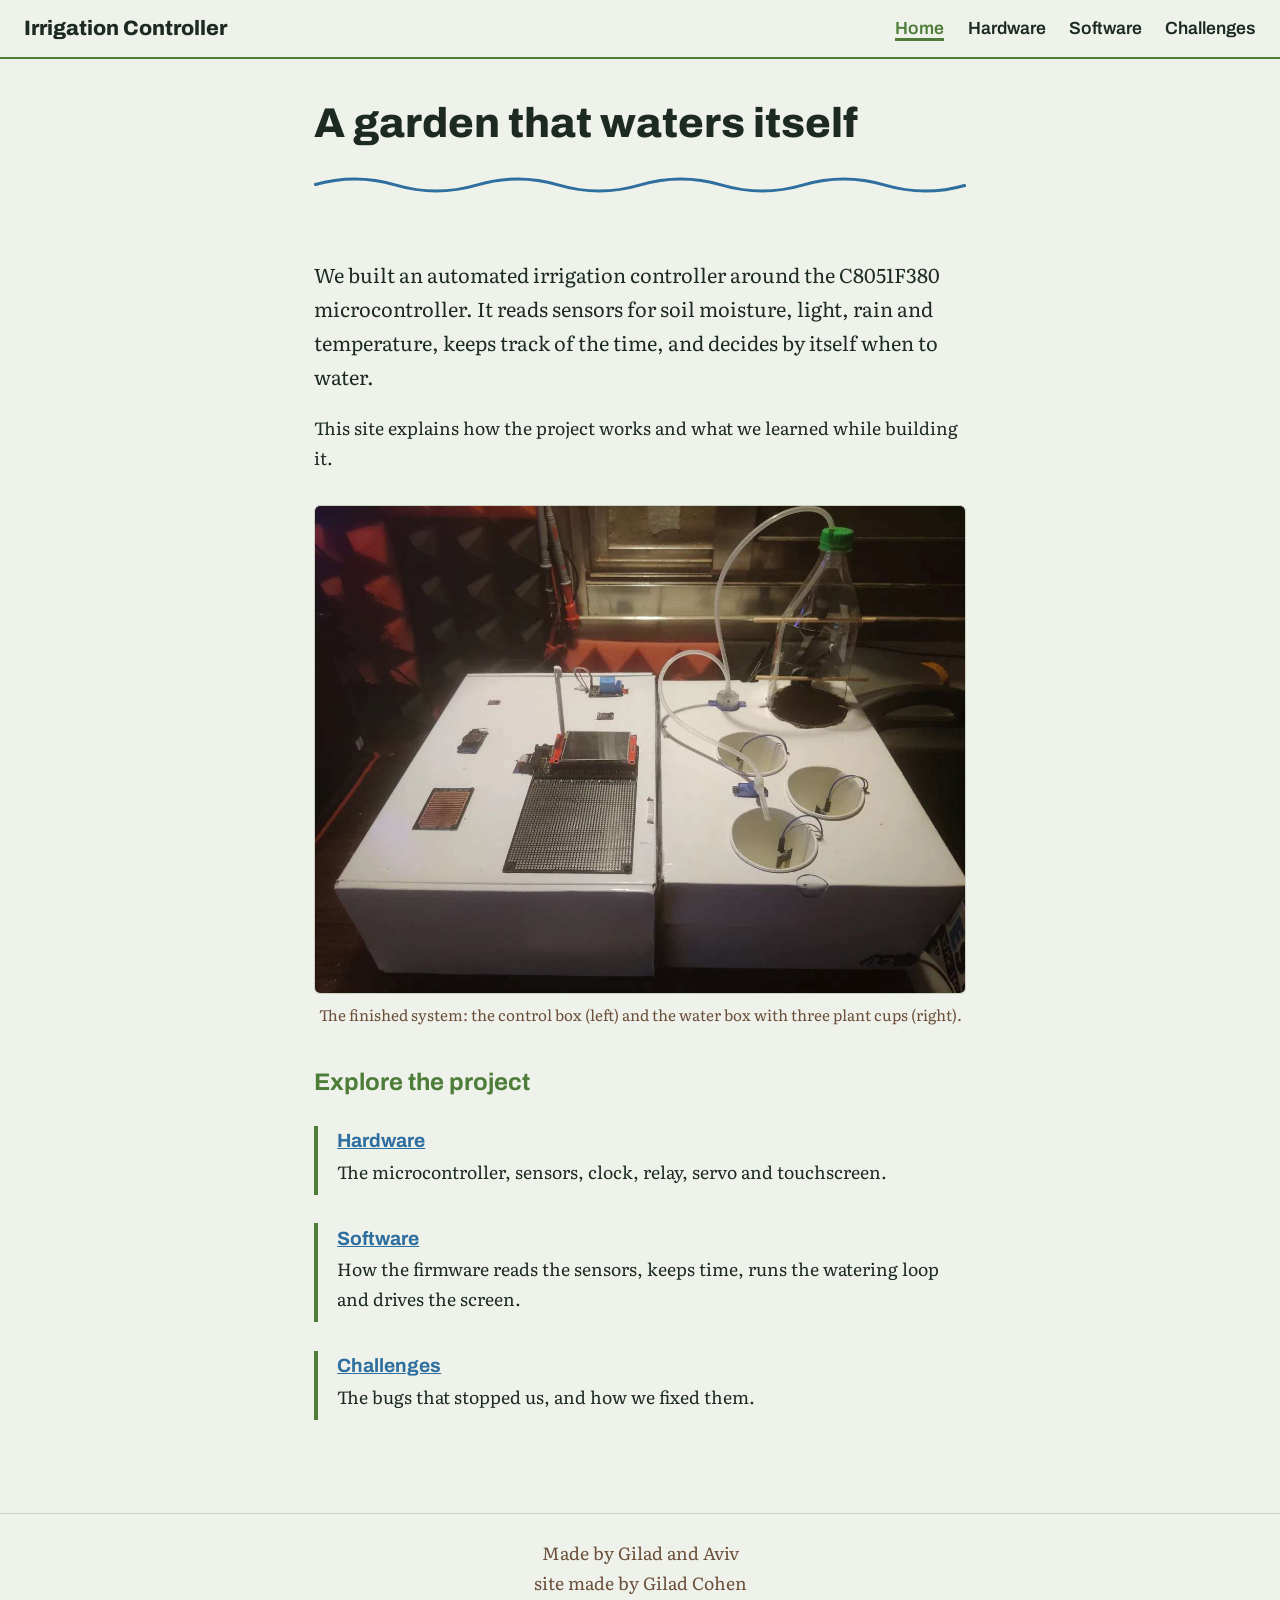
<file: index.html>
<!DOCTYPE html>
<html lang="en">
<head>
  <meta charset="UTF-8">
  <meta name="viewport" content="width=device-width, initial-scale=1">
  <title>Automated Irrigation Controller</title>
  <link href="https://fonts.googleapis.com/css2?family=Archivo:wght@600;800&family=Literata:wght@400;600&display=swap" rel="stylesheet">
  <link rel="stylesheet" href="style.css">
</head>
<body>
  <header>
    <a class="site-name" href="index.html">Irrigation Controller</a>
    <nav>
      <a href="index.html" aria-current="page">Home</a>
      <a href="hardware.html">Hardware</a>
      <a href="software.html">Software</a>
      <a href="challenges.html">Challenges</a>
    </nav>
  </header>
  <main>
    <h1>A garden that waters itself</h1>
    <svg class="water-line" viewBox="0 0 400 24" preserveAspectRatio="none" aria-hidden="true">
      <path d="M0 12 Q25 0 50 12 T100 12 T150 12 T200 12 T250 12 T300 12 T350 12 T400 12"
            fill="none" stroke="currentColor" stroke-width="3"/>
    </svg>
    <p class="intro">We built an automated irrigation controller around the C8051F380 microcontroller. It reads sensors for soil moisture, light, rain and temperature, keeps track of the time, and decides by itself when to water.</p>
    <p>This site explains how the project works and what we learned while building it.</p>
    <figure>
      <img src="images/full-system.jpg" alt="The finished irrigation system: a control box with the touchscreen, clock and rain sensor, next to a water box with a bottle reservoir and three plant cups">
      <figcaption>The finished system: the control box (left) and the water box with three plant cups (right).</figcaption>
    </figure>
    <h2>Explore the project</h2>
    <div class="item">
      <h3><a href="hardware.html">Hardware</a></h3>
      <p>The microcontroller, sensors, clock, relay, servo and touchscreen.</p>
    </div>
    <div class="item">
      <h3><a href="software.html">Software</a></h3>
      <p>How the firmware reads the sensors, keeps time, runs the watering loop and drives the screen.</p>
    </div>
    <div class="item">
      <h3><a href="challenges.html">Challenges</a></h3>
      <p>The bugs that stopped us, and how we fixed them.</p>
    </div>
  </main>
  <footer>Made by Gilad and Aviv<br>site made by Gilad Cohen</footer>
</body>
</html>
</file>
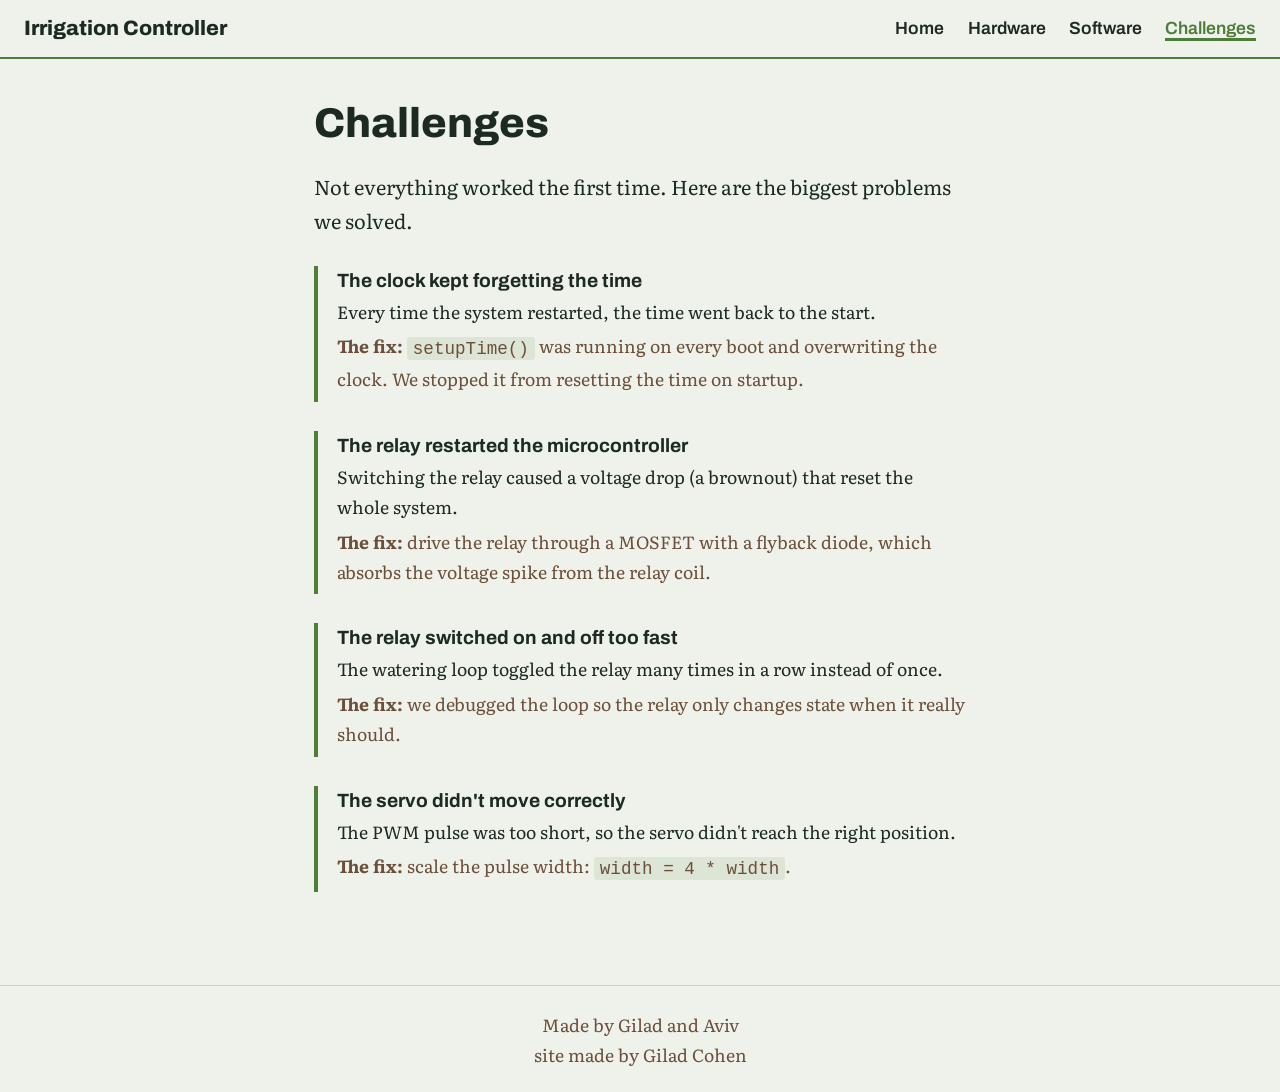
<file: challenges.html>
<!DOCTYPE html>
<html lang="en">
<head>
  <meta charset="UTF-8">
  <meta name="viewport" content="width=device-width, initial-scale=1">
  <title>Challenges | Irrigation Controller</title>
  <link href="https://fonts.googleapis.com/css2?family=Archivo:wght@600;800&family=Literata:wght@400;600&display=swap" rel="stylesheet">
  <link rel="stylesheet" href="style.css">
</head>
<body>
  <header>
    <a class="site-name" href="index.html">Irrigation Controller</a>
    <nav>
      <a href="index.html">Home</a>
      <a href="hardware.html">Hardware</a>
      <a href="software.html">Software</a>
      <a href="challenges.html" aria-current="page">Challenges</a>
    </nav>
  </header>
  <main>
    <h1>Challenges</h1>
    <p class="intro">Not everything worked the first time. Here are the biggest problems we solved.</p>
    <div class="item">
      <h3>The clock kept forgetting the time</h3>
      <p>Every time the system restarted, the time went back to the start.</p>
      <p class="fix"><strong>The fix:</strong> <code>setupTime()</code> was running on every boot and overwriting the clock. We stopped it from resetting the time on startup.</p>
    </div>
    <div class="item">
      <h3>The relay restarted the microcontroller</h3>
      <p>Switching the relay caused a voltage drop (a brownout) that reset the whole system.</p>
      <p class="fix"><strong>The fix:</strong> drive the relay through a MOSFET with a flyback diode, which absorbs the voltage spike from the relay coil.</p>
    </div>
    <div class="item">
      <h3>The relay switched on and off too fast</h3>
      <p>The watering loop toggled the relay many times in a row instead of once.</p>
      <p class="fix"><strong>The fix:</strong> we debugged the loop so the relay only changes state when it really should.</p>
    </div>
    <div class="item">
      <h3>The servo didn't move correctly</h3>
      <p>The PWM pulse was too short, so the servo didn't reach the right position.</p>
      <p class="fix"><strong>The fix:</strong> scale the pulse width: <code>width = 4 * width</code>.</p>
    </div>
  </main>
  <footer>Made by Gilad and Aviv<br>site made by Gilad Cohen</footer>
</body>
</html>
</file>
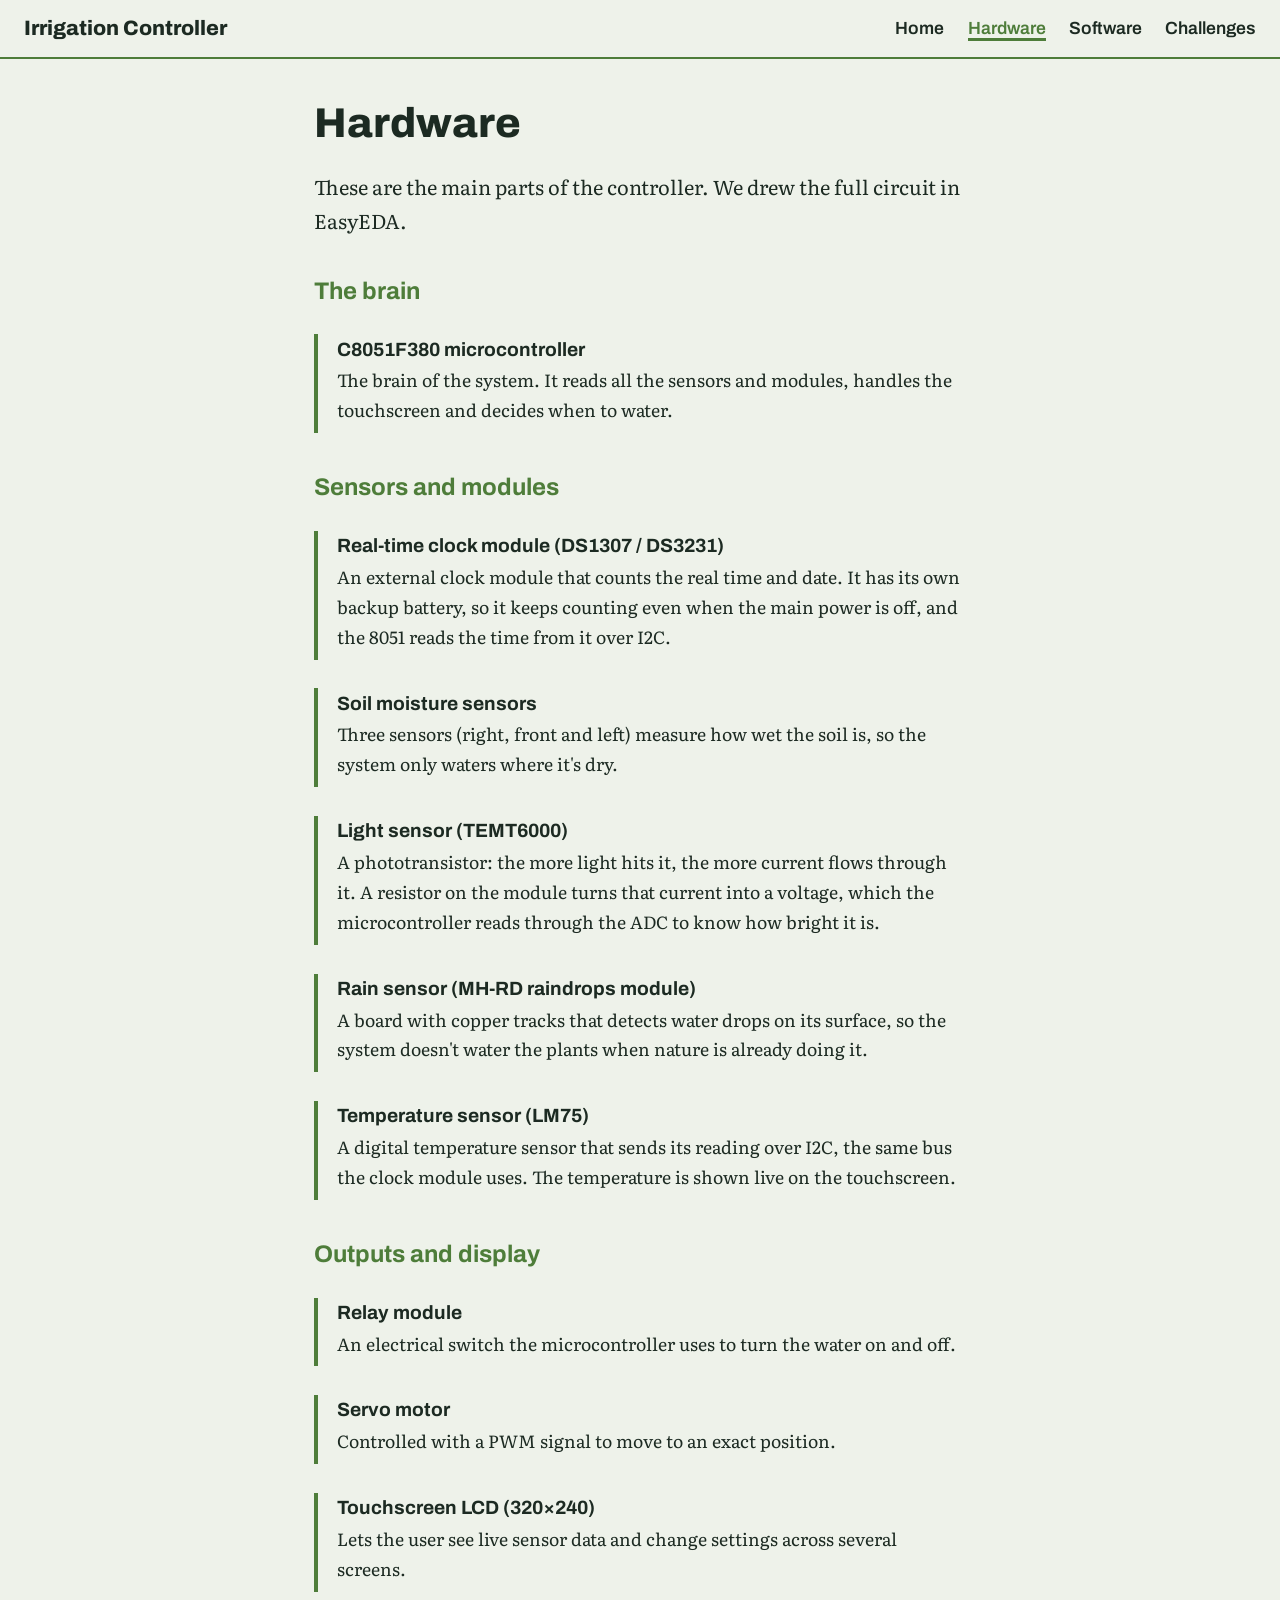
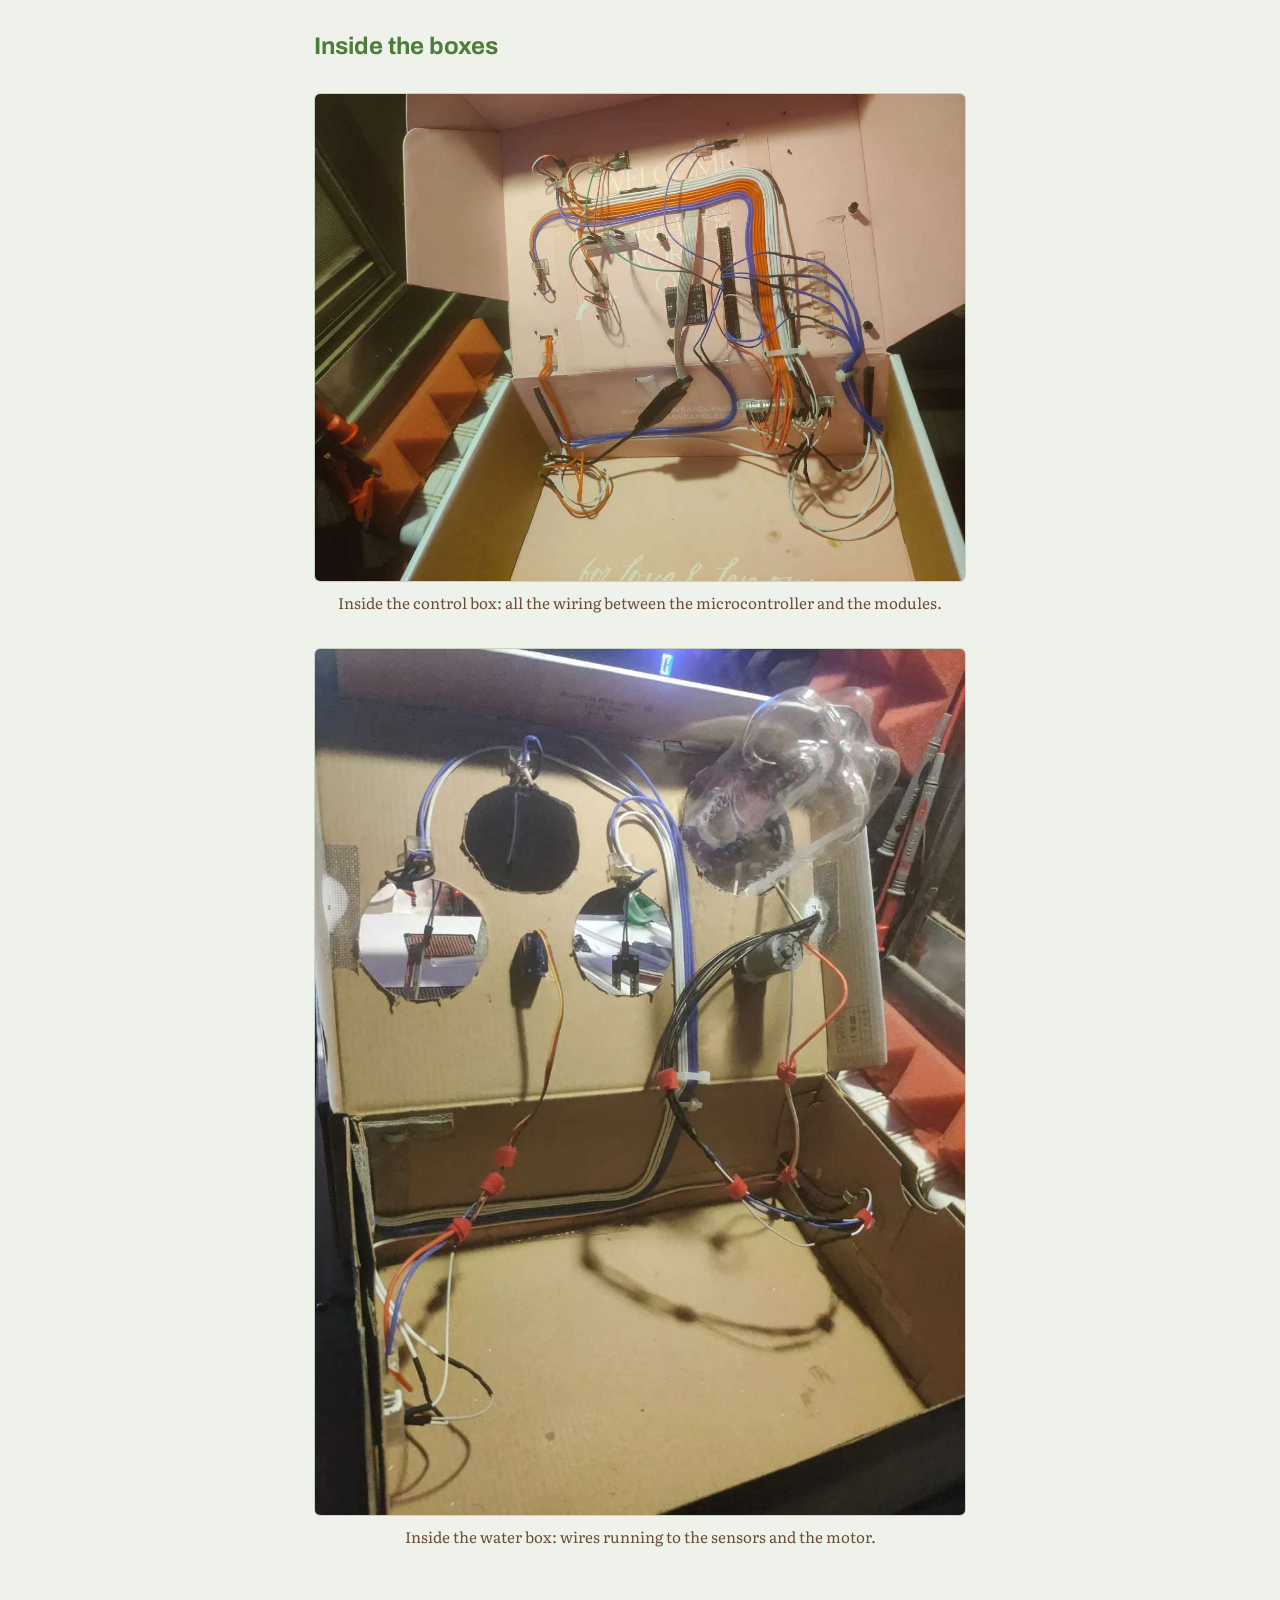
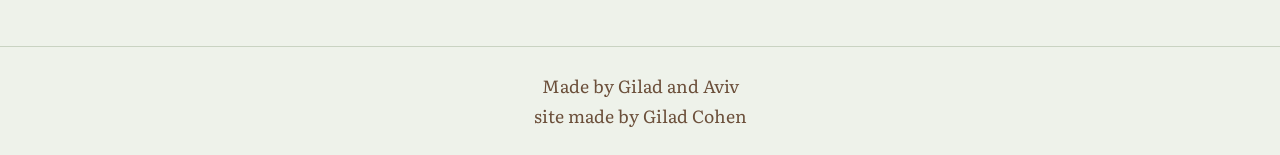
<file: hardware.html>
<!DOCTYPE html>
<html lang="en">
<head>
  <meta charset="UTF-8">
  <meta name="viewport" content="width=device-width, initial-scale=1">
  <title>Hardware | Irrigation Controller</title>
  <link href="https://fonts.googleapis.com/css2?family=Archivo:wght@600;800&family=Literata:wght@400;600&display=swap" rel="stylesheet">
  <link rel="stylesheet" href="style.css">
</head>
<body>
  <header>
    <a class="site-name" href="index.html">Irrigation Controller</a>
    <nav>
      <a href="index.html">Home</a>
      <a href="hardware.html" aria-current="page">Hardware</a>
      <a href="software.html">Software</a>
      <a href="challenges.html">Challenges</a>
    </nav>
  </header>
  <main>
    <h1>Hardware</h1>
    <p class="intro">These are the main parts of the controller. We drew the full circuit in EasyEDA.</p>

    <h2>The brain</h2>
    <div class="item">
      <h3>C8051F380 microcontroller</h3>
      <p>The brain of the system. It reads all the sensors and modules, handles the touchscreen and decides when to water.</p>
    </div>

    <h2>Sensors and modules</h2>
    <div class="item">
      <h3>Real-time clock module (DS1307 / DS3231)</h3>
      <p>An external clock module that counts the real time and date. It has its own backup battery, so it keeps counting even when the main power is off, and the 8051 reads the time from it over I2C.</p>
    </div>
    <div class="item">
      <h3>Soil moisture sensors</h3>
      <p>Three sensors (right, front and left) measure how wet the soil is, so the system only waters where it's dry.</p>
    </div>
    <div class="item">
      <h3>Light sensor (TEMT6000)</h3>
      <p>A phototransistor: the more light hits it, the more current flows through it. A resistor on the module turns that current into a voltage, which the microcontroller reads through the ADC to know how bright it is.</p>
    </div>
    <div class="item">
      <h3>Rain sensor (MH-RD raindrops module)</h3>
      <p>A board with copper tracks that detects water drops on its surface, so the system doesn't water the plants when nature is already doing it.</p>
    </div>
    <div class="item">
      <h3>Temperature sensor (LM75)</h3>
      <p>A digital temperature sensor that sends its reading over I2C, the same bus the clock module uses. The temperature is shown live on the touchscreen.</p>
    </div>

    <h2>Outputs and display</h2>
    <div class="item">
      <h3>Relay module</h3>
      <p>An electrical switch the microcontroller uses to turn the water on and off.</p>
    </div>
    <div class="item">
      <h3>Servo motor</h3>
      <p>Controlled with a PWM signal to move to an exact position.</p>
    </div>
    <div class="item">
      <h3>Touchscreen LCD (320×240)</h3>
      <p>Lets the user see live sensor data and change settings across several screens.</p>
    </div>

    <h2>Inside the boxes</h2>
    <figure>
      <img src="images/inside-control-box.jpg" alt="Inside the control box lid, with bundled orange, blue and white wires connecting the modules">
      <figcaption>Inside the control box: all the wiring between the microcontroller and the modules.</figcaption>
    </figure>
    <figure>
      <img src="images/inside-water-box.jpg" alt="Inside the water box, with wires running to the sensors and the motor">
      <figcaption>Inside the water box: wires running to the sensors and the motor.</figcaption>
    </figure>
  </main>
  <footer>Made by Gilad and Aviv<br>site made by Gilad Cohen</footer>
</body>
</html>
</file>
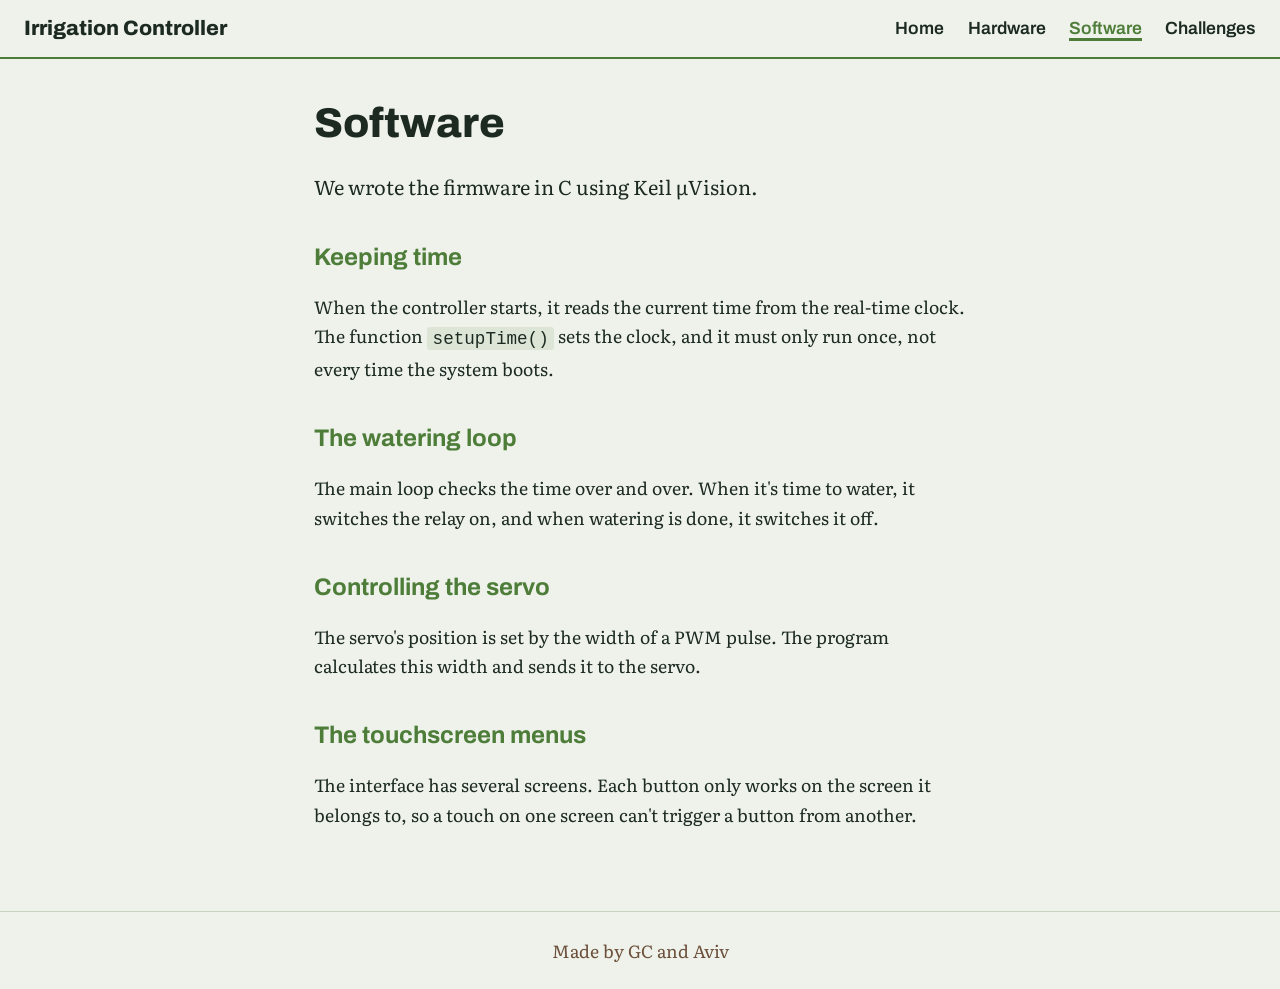
<file: software.html>
<!DOCTYPE html>
<html lang="en">
<head>
  <meta charset="UTF-8">
  <meta name="viewport" content="width=device-width, initial-scale=1">
  <title>Software | Irrigation Controller</title>
  <link href="https://fonts.googleapis.com/css2?family=Archivo:wght@600;800&family=Literata:wght@400;600&display=swap" rel="stylesheet">
  <link rel="stylesheet" href="style.css">
</head>
<body>
  <header>
    <a class="site-name" href="index.html">Irrigation Controller</a>
    <nav>
      <a href="index.html">Home</a>
      <a href="hardware.html">Hardware</a>
      <a href="software.html" aria-current="page">Software</a>
      <a href="challenges.html">Challenges</a>
    </nav>
  </header>
  <main>
    <h1>Software</h1>
    <p class="intro">We wrote the firmware in C using Keil µVision.</p>
    <h2>Keeping time</h2>
    <p>When the controller starts, it reads the current time from the real-time clock. The function <code>setupTime()</code> sets the clock, and it must only run once, not every time the system boots.</p>
    <h2>The watering loop</h2>
    <p>The main loop checks the time over and over. When it's time to water, it switches the relay on, and when watering is done, it switches it off.</p>
    <h2>Controlling the servo</h2>
    <p>The servo's position is set by the width of a PWM pulse. The program calculates this width and sends it to the servo.</p>
    <h2>The touchscreen menus</h2>
    <p>The interface has several screens. Each button only works on the screen it belongs to, so a touch on one screen can't trigger a button from another.</p>
  </main>
  <footer>Made by GC and Aviv</footer>
</body>
</html>
</file>
<file: style.css>
:root {
  --paper: #EEF2EA;
  --ink:   #1C2A22;
  --leaf:  #4E7D3A;
  --water: #2F6F9F;
  --soil:  #6B4F3A;
  --line:  #C9D3C2;
}

* { box-sizing: border-box; }

body {
  margin: 0;
  background: var(--paper);
  color: var(--ink);
  font-family: "Literata", Georgia, serif;
  font-size: 1.1rem;
  line-height: 1.7;
}

h1, h2, h3, nav, .site-name {
  font-family: "Archivo", Arial, sans-serif;
  line-height: 1.2;
}

a { color: var(--water); }
a:focus-visible { outline: 3px solid var(--water); outline-offset: 3px; }

header {
  border-bottom: 2px solid var(--leaf);
  padding: 1rem 1.5rem;
  display: flex;
  flex-wrap: wrap;
  justify-content: space-between;
  align-items: center;
  gap: 1rem;
}

.site-name {
  font-weight: 800;
  font-size: 1.3rem;
  color: var(--ink);
  text-decoration: none;
}

nav a {
  color: var(--ink);
  text-decoration: none;
  margin-left: 1.2rem;
  font-weight: 600;
}
nav a:hover { color: var(--leaf); }
nav a[aria-current="page"] {
  color: var(--leaf);
  border-bottom: 3px solid var(--leaf);
}

main {
  max-width: 70ch;
  margin: 0 auto;
  padding: 2.5rem 1.5rem 4rem;
}

h1 { font-size: 2.6rem; font-weight: 800; margin: 0 0 1rem; }
h2 { font-size: 1.5rem; margin-top: 2.5rem; color: var(--leaf); }
.intro { font-size: 1.25rem; }

.water-line { width: 100%; height: 24px; color: var(--water); margin: 0.5rem 0 2rem; }

.item {
  border-left: 4px solid var(--leaf);
  padding: 0.2rem 0 0.2rem 1.2rem;
  margin: 1.8rem 0;
}
.item h3 { margin: 0 0 0.3rem; font-size: 1.2rem; }
.item p  { margin: 0.3rem 0; }
.fix { color: var(--soil); }

code {
  background: #DDE5D6;
  padding: 0.1rem 0.35rem;
  border-radius: 3px;
}

footer {
  border-top: 1px solid var(--line);
  text-align: center;
  padding: 1.5rem;
  color: var(--soil);
}

@media (max-width: 600px) {
  h1 { font-size: 2rem; }
  nav a { margin: 0 1rem 0 0; }
}
figure { margin: 2rem 0; }
figure img {
  width: 100%;
  height: auto;
  display: block;
  border-radius: 6px;
  border: 1px solid var(--line);
}
figcaption {
  font-size: 0.95rem;
  color: var(--soil);
  margin-top: 0.5rem;
  text-align: center;
}
</file>
